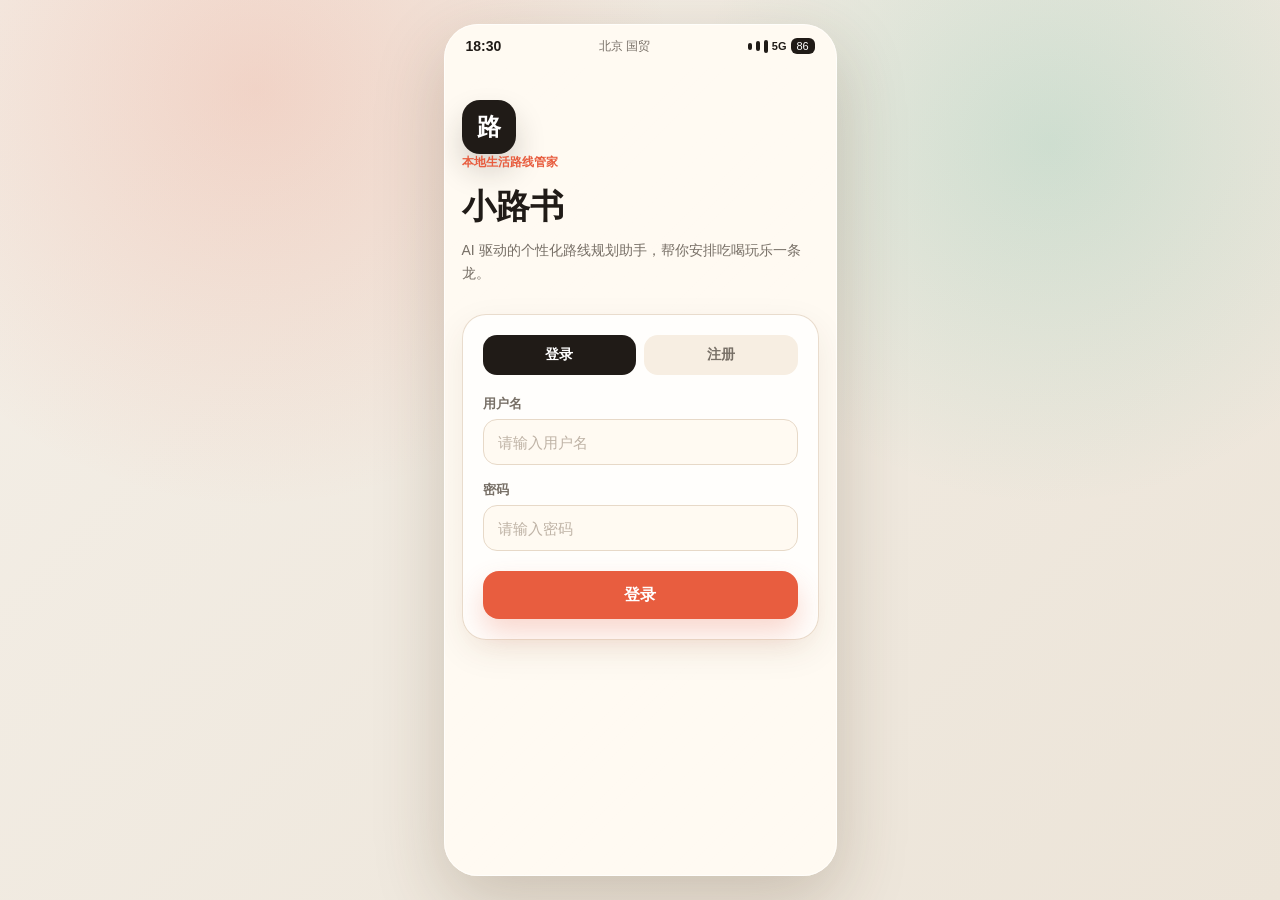
<file: frontend/index.html>
<!doctype html>
<html lang="zh-CN">
  <head>
    <meta charset="UTF-8" />
    <meta name="viewport" content="width=device-width, initial-scale=1.0" />
    <meta name="description" content="小路书 - AI 驱动的个性化路线规划助手" />
    <title>小路书</title>
    <link rel="stylesheet" href="./styles.css" />
  </head>
  <body>
    <main class="phone-shell" aria-label="小路书移动端">
      <!-- 状态栏 -->
      <section class="status-bar" aria-hidden="true">
        <strong>18:30</strong>
        <span id="cityLabel">北京 国贸</span>
        <div class="status-icons">
          <i></i><i></i><i></i>
          <b>5G</b>
          <em>86</em>
        </div>
      </section>

      <!-- ========== 登录/注册页 ========== -->
      <section class="screen is-active" data-screen="auth">
        <div class="screen-scroll">
          <div class="brand-block">
            <div class="brand-mark">路</div>
            <p class="eyebrow">本地生活路线管家</p>
            <h1>小路书</h1>
            <p>AI 驱动的个性化路线规划助手，帮你安排吃喝玩乐一条龙。</p>
          </div>

          <div class="auth-panel">
            <!-- Tab 切换 -->
            <div class="auth-tabs">
              <button class="auth-tab is-active" type="button" data-auth-tab="login">登录</button>
              <button class="auth-tab" type="button" data-auth-tab="register">注册</button>
            </div>

            <!-- 登录表单 -->
            <form class="auth-form" id="loginForm" autocomplete="off">
              <div class="input-group">
                <label for="loginUsername">用户名</label>
                <input type="text" id="loginUsername" name="username" placeholder="请输入用户名" required minlength="3" maxlength="50" autocomplete="username" />
              </div>
              <div class="input-group">
                <label for="loginPassword">密码</label>
                <input type="password" id="loginPassword" name="password" placeholder="请输入密码" required minlength="6" maxlength="128" autocomplete="current-password" />
              </div>
              <button class="primary-btn auth-submit" type="submit">登录</button>
            </form>

            <!-- 注册表单 -->
            <form class="auth-form is-hidden" id="registerForm" autocomplete="off">
              <div class="input-group">
                <label for="regUsername">用户名</label>
                <input type="text" id="regUsername" name="username" placeholder="3-50 个字符" required minlength="3" maxlength="50" autocomplete="username" />
              </div>
              <div class="input-group">
                <label for="regPassword">密码</label>
                <input type="password" id="regPassword" name="password" placeholder="至少 6 个字符" required minlength="6" maxlength="128" autocomplete="new-password" />
              </div>
              <div class="input-group">
                <label for="regPasswordConfirm">确认密码</label>
                <input type="password" id="regPasswordConfirm" name="passwordConfirm" placeholder="再次输入密码" required minlength="6" maxlength="128" autocomplete="new-password" />
              </div>
              <button class="primary-btn auth-submit" type="submit">注册</button>
            </form>
          </div>
        </div>
      </section>

      <!-- ========== Onboarding 画像初始化 ========== -->
      <section class="screen" data-screen="onboarding">
        <div class="screen-scroll onboarding-scroll">
          <div class="brand-block">
            <div class="brand-mark">路</div>
            <p class="eyebrow">北京试点 · 本地生活路线管家</p>
            <h1>先认识一下你的出门偏好</h1>
            <p>首次配置只保留影响推荐的关键项。之后系统会根据选择、跳过和替换行为自动学习。</p>
          </div>

          <div class="profile-panel">
            <div class="field-block">
              <div class="field-head">
                <span>常驻城市</span>
                <small>试点默认</small>
              </div>
              <div class="chip-row single-choice" data-profile="home_cities">
                <button class="chip is-selected" type="button" data-value="北京">北京</button>
                <button class="chip" type="button" data-value="上海">上海</button>
                <button class="chip" type="button" data-value="杭州">杭州</button>
              </div>
            </div>

            <div class="field-block">
              <div class="field-head">
                <span>人均预算</span>
                <small>影响 POI 排序</small>
              </div>
              <div class="chip-row single-choice" data-profile="budget_level">
                <button class="chip" type="button" data-value="low">50 以下</button>
                <button class="chip" type="button" data-value="medium">50-100</button>
                <button class="chip is-selected" type="button" data-value="high">100-200</button>
                <button class="chip" type="button" data-value="premium">200+</button>
              </div>
            </div>

            <div class="field-block">
              <div class="field-head">
                <span>交通偏好</span>
                <small>可多选</small>
              </div>
              <div class="chip-row multi-choice" data-profile="transport_preferences">
                <button class="chip is-selected" type="button" data-value="taxi">打车</button>
                <button class="chip is-selected" type="button" data-value="subway">地铁</button>
                <button class="chip" type="button" data-value="walk">步行</button>
                <button class="chip" type="button" data-value="bike">骑行</button>
              </div>
            </div>

            <div class="field-block">
              <div class="field-head">
                <span>排队容忍</span>
                <small>风险标签会参考它</small>
              </div>
              <div class="chip-row single-choice" data-profile="queue_tolerance_minutes">
                <button class="chip" type="button" data-value="0">不想等</button>
                <button class="chip is-selected" type="button" data-value="15">15 分钟内</button>
                <button class="chip" type="button" data-value="30">30 分钟内</button>
                <button class="chip" type="button" data-value="120">值得就等</button>
              </div>
            </div>

            <div class="field-block">
              <div class="field-head">
                <span>步行容忍</span>
                <small>路线舒适度</small>
              </div>
              <div class="chip-row single-choice" data-profile="walking_tolerance_meters">
                <button class="chip" type="button" data-value="500">500m</button>
                <button class="chip is-selected" type="button" data-value="1000">1km</button>
                <button class="chip" type="button" data-value="2000">2km</button>
                <button class="chip" type="button" data-value="5000">不限</button>
              </div>
            </div>

            <div class="field-block">
              <div class="field-head">
                <span>美食偏好</span>
                <small>可多选</small>
              </div>
              <div class="chip-row multi-choice" data-profile="food_preferences">
                <button class="chip" type="button" data-value="烤肉">烤肉</button>
                <button class="chip" type="button" data-value="火锅">火锅</button>
                <button class="chip" type="button" data-value="日料">日料</button>
                <button class="chip" type="button" data-value="西餐">西餐</button>
                <button class="chip" type="button" data-value="小龙虾">小龙虾</button>
                <button class="chip" type="button" data-value="粤菜">粤菜</button>
              </div>
            </div>

            <div class="field-block">
              <div class="field-head">
                <span>休闲偏好</span>
                <small>可多选</small>
              </div>
              <div class="chip-row multi-choice" data-profile="leisure_preferences">
                <button class="chip" type="button" data-value="KTV">KTV</button>
                <button class="chip" type="button" data-value="电影">电影</button>
                <button class="chip" type="button" data-value="密室逃脱">密室逃脱</button>
                <button class="chip" type="button" data-value="剧本杀">剧本杀</button>
                <button class="chip" type="button" data-value="逛展">逛展</button>
                <button class="chip" type="button" data-value="足疗按摩">足疗按摩</button>
              </div>
            </div>
          </div>
        </div>

        <div class="bottom-actions">
          <button class="secondary-btn" type="button" id="backFromEditBtn" style="display:none;">返回</button>
          <button class="secondary-btn" type="button" id="skipOnboardingBtn">跳过</button>
          <button class="primary-btn" type="button" id="saveProfileBtn">开始使用</button>
        </div>
      </section>

      <!-- ========== 首页 ========== -->
      <section class="screen" data-screen="home">
        <div class="screen-scroll bottom-padded">
          <div class="home-hero">
            <h2>小路书</h2>
            <div class="avatar" id="userAvatar">U</div>
          </div>

          <!-- 规划入口 -->
          <div class="planner-card">
            <div class="planner-title">
              <span>今晚想去哪？</span>
              <small>自然语言描述即可</small>
            </div>
            <textarea id="intentInput" placeholder="例：今晚下班后想吃点东西，再找个地方唱歌放松一下。"></textarea>
            <div class="planner-actions">
              <button class="text-link" type="button" id="nonLocalBtn">这不是本地生活</button>
              <button class="primary-btn compact" type="button" id="startPlanBtn">开始规划</button>
            </div>
          </div>

          <!-- 快捷入口 -->
          <div class="section-block">
            <div class="section-head">
              <h3>快捷规划</h3>
              <span>热门组合</span>
            </div>
            <div class="quick-grid">
              <button type="button" data-quick="吃烤肉">🔥 烤肉</button>
              <button type="button" data-quick="唱歌">🎤 唱歌</button>
              <button type="button" data-quick="看电影">🎬 电影</button>
              <button type="button" data-quick="足疗按摩">💆 足疗</button>
              <button type="button" data-quick="逛展">🎨 逛展</button>
              <button type="button" data-quick="密室逃脱">🔐 密室</button>
            </div>
          </div>

          <!-- 历史路线（占位） -->
          <div class="section-block" id="historySection" style="display:none;">
            <div class="section-head">
              <h3>最近路线</h3>
              <span>可复用</span>
            </div>
            <div class="history-list" id="historyList"></div>
          </div>

          <!-- 画像洞察 -->
          <div class="insight-strip" id="insightStrip" style="display:none;">
            <strong id="insightTitle">🎯 你的偏好</strong>
            <span id="insightDesc"></span>
          </div>
        </div>

        <!-- 底部 Tab -->
        <div class="tabbar">
          <button class="is-active" type="button" data-tab="home">规划</button>
          <button type="button" data-tab="history">历史</button>
          <button type="button" data-tab="me">我的</button>
        </div>
      </section>

      <!-- ========== 我的页面 ========== -->
      <section class="screen" data-screen="me">
        <div class="screen-scroll">
          <div class="profile-summary" id="profileSummaryCard">
            <div class="avatar" id="meAvatar">U</div>
            <div>
              <strong id="meUsername">用户</strong>
              <span id="meJoinDate">加入小路书</span>
            </div>
          </div>

          <div class="section-block">
            <div class="section-head">
              <h3>偏好概览</h3>
            </div>
            <div class="profile-tags" id="profileTagsView"></div>
          </div>

          <div class="settings-list">
            <button type="button" id="editProfileBtn">
              <span>编辑偏好</span>
              <span>›</span>
            </button>
            <button type="button" id="logoutBtn">
              <span>退出登录</span>
              <span>›</span>
            </button>
          </div>
        </div>

        <div class="tabbar">
          <button type="button" data-tab="home">规划</button>
          <button type="button" data-tab="history">历史</button>
          <button class="is-active" type="button" data-tab="me">我的</button>
        </div>
      </section>

      <!-- ========== 规划中（loading） ========== -->
      <section class="screen" data-screen="planning">
        <div class="screen-scroll loading-center">
          <div class="route-orbit">
            <span></span><span></span><span></span>
          </div>
          <h2>正在规划路线…</h2>
          <p style="color:var(--muted);margin-top:8px;">MVP 阶段路线引擎开发中，此功能即将上线</p>
          <button class="secondary-btn" type="button" id="backFromPlanningBtn" style="margin-top:24px;">返回首页</button>
        </div>
      </section>

      <!-- ========== Toast ========== -->
      <div class="toast" id="toast" aria-live="polite"></div>

      <!-- ========== Modal ========== -->
      <div class="modal" id="modal" aria-hidden="true" role="dialog">
        <div class="modal-card">
          <button class="modal-close" type="button" id="modalClose">×</button>
          <span class="eyebrow" id="modalEyebrow">提示</span>
          <h3 id="modalTitle"></h3>
          <p id="modalBody"></p>
          <div class="modal-actions" id="modalActions"></div>
        </div>
      </div>
    </main>

    <script src="./api.js"></script>
    <script src="./app.js"></script>
  </body>
</html>
</file>
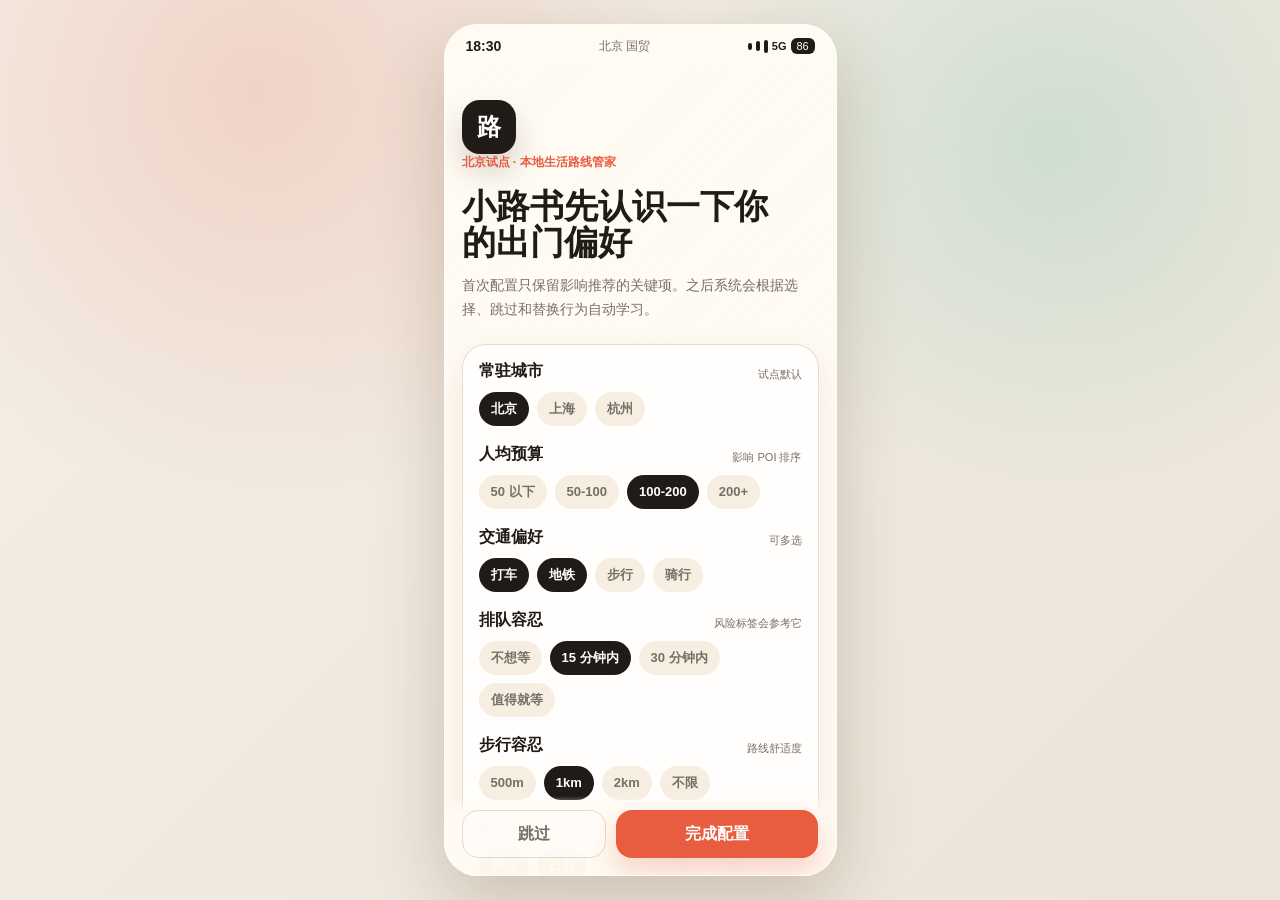
<file: xiaolushu-demo/index.html>
<!doctype html>
<html lang="zh-CN">
  <head>
    <meta charset="UTF-8" />
    <meta name="viewport" content="width=device-width, initial-scale=1.0" />
    <meta
      name="description"
      content="小路书本地生活路线管家页面级 Demo，使用本地 mock 数据演示完整流程。"
    />
    <title>小路书 - 页面级 Demo</title>
    <link rel="stylesheet" href="./styles.css" />
  </head>
  <body>
    <main class="phone-shell" aria-label="小路书移动端 Demo">
      <section class="status-bar" aria-hidden="true">
        <strong>18:30</strong>
        <span>北京 国贸</span>
        <div class="status-icons">
          <i></i><i></i><i></i>
          <b>5G</b>
          <em>86</em>
        </div>
      </section>

      <section class="screen is-active" data-screen="onboarding">
        <div class="screen-scroll onboarding-scroll">
          <div class="brand-block">
            <div class="brand-mark">路</div>
            <p class="eyebrow">北京试点 · 本地生活路线管家</p>
            <h1>小路书先认识一下你的出门偏好</h1>
            <p>
              首次配置只保留影响推荐的关键项。之后系统会根据选择、跳过和替换行为自动学习。
            </p>
          </div>

          <div class="profile-panel">
            <div class="field-block">
              <div class="field-head">
                <span>常驻城市</span>
                <small>试点默认</small>
              </div>
              <div class="chip-row single-choice" data-profile="city">
                <button class="chip is-selected" type="button">北京</button>
                <button class="chip" type="button">上海</button>
                <button class="chip" type="button">杭州</button>
              </div>
            </div>

            <div class="field-block">
              <div class="field-head">
                <span>人均预算</span>
                <small>影响 POI 排序</small>
              </div>
              <div class="chip-row single-choice" data-profile="budget">
                <button class="chip" type="button">50 以下</button>
                <button class="chip" type="button">50-100</button>
                <button class="chip is-selected" type="button">100-200</button>
                <button class="chip" type="button">200+</button>
              </div>
            </div>

            <div class="field-block">
              <div class="field-head">
                <span>交通偏好</span>
                <small>可多选</small>
              </div>
              <div class="chip-row multi-choice" data-profile="transport">
                <button class="chip is-selected" type="button">打车</button>
                <button class="chip is-selected" type="button">地铁</button>
                <button class="chip" type="button">步行</button>
                <button class="chip" type="button">骑行</button>
              </div>
            </div>

            <div class="field-block">
              <div class="field-head">
                <span>排队容忍</span>
                <small>风险标签会参考它</small>
              </div>
              <div class="chip-row single-choice" data-profile="queue">
                <button class="chip" type="button">不想等</button>
                <button class="chip is-selected" type="button">15 分钟内</button>
                <button class="chip" type="button">30 分钟内</button>
                <button class="chip" type="button">值得就等</button>
              </div>
            </div>

            <div class="field-block">
              <div class="field-head">
                <span>步行容忍</span>
                <small>路线舒适度</small>
              </div>
              <div class="chip-row single-choice" data-profile="walk">
                <button class="chip" type="button">500m</button>
                <button class="chip is-selected" type="button">1km</button>
                <button class="chip" type="button">2km</button>
                <button class="chip" type="button">不限</button>
              </div>
            </div>

            <div class="field-block">
              <div class="field-head">
                <span>常选口味</span>
                <small>可多选</small>
              </div>
              <div class="chip-row multi-choice" data-profile="food">
                <button class="chip is-selected" type="button">烤肉</button>
                <button class="chip is-selected" type="button">日料</button>
                <button class="chip" type="button">火锅</button>
                <button class="chip" type="button">川菜</button>
                <button class="chip" type="button">咖啡</button>
              </div>
            </div>

            <div class="field-block">
              <div class="field-head">
                <span>休闲偏好</span>
                <small>可多选</small>
              </div>
              <div class="chip-row multi-choice" data-profile="leisure">
                <button class="chip is-selected" type="button">KTV</button>
                <button class="chip" type="button">电影</button>
                <button class="chip is-selected" type="button">足疗</button>
                <button class="chip" type="button">展览</button>
                <button class="chip" type="button">酒吧</button>
              </div>
            </div>
          </div>
        </div>

        <div class="bottom-actions">
          <button class="ghost-btn" type="button" data-go="home">跳过</button>
          <button class="primary-btn" type="button" data-go="home">完成配置</button>
        </div>
      </section>

      <section class="screen" data-screen="home">
        <div class="screen-scroll">
          <header class="home-hero">
            <div>
              <p class="eyebrow">当前位置</p>
              <h2>北京 · 国贸</h2>
            </div>
            <button class="round-icon" type="button" aria-label="切换定位">⌖</button>
          </header>

          <section class="planner-card">
            <div class="planner-title">
              <span>今天怎么安排？</span>
              <small>路线会先生成，商家风险后台确认</small>
            </div>
            <textarea id="intentInput" rows="4">今晚下班后想找个地方吃点好的，再安排点放松的活动。</textarea>
            <div class="planner-actions">
              <button class="text-link" id="nonLocalBtn" type="button">试试非本地需求</button>
              <button class="primary-btn compact" id="startPlanBtn" type="button">开始规划</button>
            </div>
          </section>

          <section class="section-block">
            <div class="section-head">
              <h3>快捷需求</h3>
              <span>点击后自动带入类目</span>
            </div>
            <div class="quick-grid">
              <button type="button" data-quick="吃饭">吃饭</button>
              <button type="button" data-quick="唱歌">唱歌</button>
              <button type="button" data-quick="电影">电影</button>
              <button type="button" data-quick="足疗">足疗</button>
              <button type="button" data-quick="逛展">逛展</button>
              <button type="button" data-quick="咖啡">咖啡</button>
            </div>
          </section>

          <section class="section-block">
            <div class="section-head">
              <h3>最近路线</h3>
              <button class="text-link" type="button" data-go="history">全部</button>
            </div>
            <div class="mini-route" data-go="route">
              <strong>国贸下班烤肉 + KTV</strong>
              <span>总耗时 4h10m · 人均约 150 · 需确认 1 项</span>
            </div>
            <div class="mini-route" data-go="route">
              <strong>望京韩餐 + 足疗</strong>
              <span>总耗时 3h05m · 少步行 · 上次已保存</span>
            </div>
          </section>
        </div>

        <nav class="tabbar">
          <button class="is-active" type="button" data-go="home">首页</button>
          <button type="button" data-go="history">历史</button>
          <button type="button" data-go="profile">我的</button>
        </nav>
      </section>

      <section class="screen" data-screen="clarify">
        <header class="appbar">
          <button class="back-btn" type="button" data-go="home" aria-label="返回">‹</button>
          <div>
            <p class="eyebrow">需求补齐</p>
            <h2>把模糊想法变成可规划条件</h2>
          </div>
        </header>
        <div class="screen-scroll with-appbar">
          <section class="quote-card">
            <span>用户原始模糊 Query</span>
            <p>今晚下班后想找个地方吃点好的，再安排点放松的活动。</p>
          </section>

          <section class="insight-strip">
            <strong>已识别为本地生活路线</strong>
            <span>系统已将模糊需求补成：餐饮 + 娱乐 · 工作日晚间 · 北京试点。</span>
          </section>

          <div class="fields-grid">
            <button class="condition-card is-complete" type="button">
              <small>出发地</small>
              <strong>北京 · 国贸</strong>
              <span>由当前定位补齐，可改</span>
            </button>
            <button class="condition-card is-complete" type="button">
              <small>开始时间</small>
              <strong>今天 18:30</strong>
              <span>由“下班后”推断，点击可改</span>
            </button>
            <button class="condition-card" id="partyCard" type="button">
              <small>人数</small>
              <strong id="partyValue">2 人</strong>
              <span>点击切换 1 / 2 / 4 人</span>
            </button>
            <button class="condition-card" id="budgetCard" type="button">
              <small>预算</small>
              <strong id="budgetValue">人均 150</strong>
              <span>符合画像：100-200</span>
            </button>
            <button class="condition-card is-complete" type="button">
              <small>交通方式</small>
              <strong>打车</strong>
              <span>晚高峰会计算风险</span>
            </button>
            <button class="condition-card is-complete" type="button">
              <small>餐饮小类</small>
              <strong>烤肉</strong>
              <span>由“吃点好的”推断，可返回修改</span>
            </button>
            <button class="condition-card is-complete" type="button">
              <small>娱乐小类</small>
              <strong>KTV</strong>
              <span>由“放松活动”推断，需要后台电话确认</span>
            </button>
            <button class="condition-card" id="endTimeCard" type="button">
              <small>截止时间</small>
              <strong id="endTimeValue">不限制</strong>
              <span>点击设为 23:00 前结束</span>
            </button>
          </div>
        </div>
        <div class="bottom-actions">
          <button class="secondary-btn" type="button" data-go="home">返回修改</button>
          <button class="primary-btn" type="button" data-go="candidates">开始推荐</button>
        </div>
      </section>

      <section class="screen" data-screen="candidates">
        <header class="appbar">
          <button class="back-btn" type="button" data-go="clarify" aria-label="返回">‹</button>
          <div>
            <p class="eyebrow">POI 候选</p>
            <h2>每类选一个，系统再串成路线</h2>
          </div>
        </header>
        <div class="screen-scroll with-appbar bottom-padded">
          <section class="intent-summary">
            <strong>国贸出发 · 18:30 · 烤肉 + KTV · 打车</strong>
            <span>从模糊 Query 补齐后生成，基于预算与 15 分钟排队容忍度排序</span>
          </section>

          <div id="candidateGroups"></div>
        </div>
        <div class="bottom-actions stacked">
          <div class="selection-summary" id="selectionSummary">请先选择烤肉和 KTV</div>
          <button class="primary-btn" id="generateRouteBtn" type="button" disabled>生成路线</button>
        </div>
      </section>

      <section class="screen" data-screen="loading">
        <div class="loading-center">
          <div class="route-orbit">
            <span></span><span></span><span></span>
          </div>
          <p class="eyebrow">正在生成路线</p>
          <h2>先出可执行方案，电话核验后台继续</h2>
          <div class="progress-list">
            <div class="progress-item is-done">计算顺路程度</div>
            <div class="progress-item is-done">生成时间轴</div>
            <div class="progress-item is-active">检查营业时间</div>
            <div class="progress-item">启动商家风险确认</div>
          </div>
        </div>
      </section>

      <section class="screen" data-screen="route">
        <header class="appbar">
          <button class="back-btn" type="button" data-go="candidates" aria-label="返回">‹</button>
          <div>
            <p class="eyebrow">路线结果</p>
            <h2 id="routeTitle">国贸下班烤肉 + KTV</h2>
          </div>
        </header>
        <div class="screen-scroll with-appbar bottom-padded">
          <section class="route-summary">
            <div>
              <small>总耗时</small>
              <strong>4h10m</strong>
            </div>
            <div>
              <small>总通勤</small>
              <strong id="routeCommute">31m</strong>
            </div>
            <div>
              <small>人均</small>
              <strong id="routeBudget">约 150</strong>
            </div>
            <div>
              <small>风险</small>
              <strong id="riskCount">确认中</strong>
            </div>
          </section>

          <section class="abstract-map" aria-label="抽象路线图">
            <div class="map-path"></div>
            <div class="map-pin start">国贸</div>
            <div class="map-pin food" id="mapFoodPin">烤肉</div>
            <div class="map-pin fun" id="mapFunPin">KTV</div>
            <div class="map-note">晚高峰打车方案 · 预估路况已纳入</div>
          </section>

          <section class="section-block route-timeline-block">
            <div class="section-head">
              <h3>执行时间轴</h3>
              <span id="verificationHint">商家风险确认中</span>
            </div>
            <div class="timeline" id="timeline"></div>
          </section>

          <section class="section-block">
            <div class="section-head">
              <h3>电话核验</h3>
              <span>只确认营业、等位和等位时长</span>
            </div>
            <div class="verification-list" id="verificationList"></div>
          </section>
        </div>
        <div class="bottom-actions triple">
          <button class="secondary-btn" type="button" id="replaceLastBtn">替换最后地点</button>
          <button class="secondary-btn" type="button" id="saveRouteBtn">保存</button>
          <button class="primary-btn" type="button" id="navBtn">开始导航</button>
        </div>
      </section>

      <section class="screen" data-screen="reselect">
        <header class="appbar">
          <button class="back-btn" type="button" data-go="route" aria-label="返回">‹</button>
          <div>
            <p class="eyebrow">局部重选</p>
            <h2>前序固定，只替换最后一个地点</h2>
          </div>
        </header>
        <div class="screen-scroll with-appbar bottom-padded">
          <section class="locked-route">
            <span>已固定路线</span>
            <strong id="lockedRouteText">国贸 → 烤肉店</strong>
          </section>

          <section class="section-block">
            <div class="section-head">
              <h3>为什么想换？</h3>
              <span>用于调整下一批候选</span>
            </div>
            <div class="reason-grid" id="reasonGrid">
              <button class="is-selected" type="button">未接通，风险不确定</button>
              <button type="button">太远</button>
              <button type="button">太贵</button>
              <button type="button">排队风险高</button>
            </div>
          </section>

          <section class="section-block">
            <div class="section-head">
              <h3>新的 KTV 候选</h3>
              <span>基于前序节点重新计算</span>
            </div>
            <div id="reselectList"></div>
          </section>
        </div>
      </section>

      <section class="screen" data-screen="history">
        <header class="appbar">
          <button class="back-btn" type="button" data-go="home" aria-label="返回">‹</button>
          <div>
            <p class="eyebrow">历史路线</p>
            <h2>复用前会重新计算和确认风险</h2>
          </div>
        </header>
        <div class="screen-scroll with-appbar">
          <div class="history-list">
            <article class="history-card">
              <span>昨天 19:10</span>
              <strong>望京韩餐 + 足疗</strong>
              <p>总耗时 3h05m · 少步行 · 已导航</p>
              <button class="secondary-btn" type="button" data-reuse>再来一次</button>
            </article>
            <article class="history-card">
              <span>周六 14:20</span>
              <strong>五道口咖啡 + 桌游</strong>
              <p>人均 120 · 未接通 1 家 · 已保存</p>
              <button class="secondary-btn" type="button" data-reuse>再来一次</button>
            </article>
            <article class="history-card">
              <span>上周五 18:40</span>
              <strong>三里屯西餐 + Livehouse</strong>
              <p>通勤 28m · 预算偏高 · 未保存</p>
              <button class="secondary-btn" type="button" data-reuse>再来一次</button>
            </article>
          </div>
        </div>
        <nav class="tabbar">
          <button type="button" data-go="home">首页</button>
          <button class="is-active" type="button" data-go="history">历史</button>
          <button type="button" data-go="profile">我的</button>
        </nav>
      </section>

      <section class="screen" data-screen="profile">
        <header class="appbar">
          <button class="back-btn" type="button" data-go="home" aria-label="返回">‹</button>
          <div>
            <p class="eyebrow">我的偏好</p>
            <h2>只管理基础配置，不暴露算法标签</h2>
          </div>
        </header>
        <div class="screen-scroll with-appbar">
          <section class="profile-summary">
            <div class="avatar">路</div>
            <div>
              <strong>北京 · 下班后路线用户</strong>
              <span>历史偏好在后台自动学习</span>
            </div>
          </section>

          <div class="settings-list">
            <button type="button">
              <span>默认预算</span>
              <strong id="profileBudget">100-200</strong>
            </button>
            <button type="button">
              <span>交通偏好</span>
              <strong>打车 / 地铁</strong>
            </button>
            <button type="button">
              <span>排队容忍</span>
              <strong>15 分钟内</strong>
            </button>
            <button type="button">
              <span>常去商圈</span>
              <strong>国贸、望京、三里屯</strong>
            </button>
            <button type="button">
              <span>兴趣偏好</span>
              <strong>烤肉、日料、KTV、足疗</strong>
            </button>
          </div>
        </div>
        <nav class="tabbar">
          <button type="button" data-go="home">首页</button>
          <button type="button" data-go="history">历史</button>
          <button class="is-active" type="button" data-go="profile">我的</button>
        </nav>
      </section>

      <div class="modal" id="modal" aria-hidden="true">
        <div class="modal-card">
          <button class="modal-close" id="modalClose" type="button" aria-label="关闭">×</button>
          <p class="eyebrow" id="modalEyebrow">提示</p>
          <h3 id="modalTitle"></h3>
          <p id="modalBody"></p>
          <div class="modal-actions" id="modalActions"></div>
        </div>
      </div>

      <div class="toast" id="toast" role="status"></div>
    </main>

    <script src="./script.js"></script>
  </body>
</html>
</file>
<file: frontend/styles.css>
:root {
  --phone-w: 393px;
  --phone-h: 852px;
  --bg: #f2eee7;
  --paper: #fffaf2;
  --paper-strong: #fff3e2;
  --ink: #201b17;
  --muted: #776f66;
  --line: #e7d9c8;
  --primary: #e85d3f;
  --primary-dark: #c9452b;
  --success: #0f9f7a;
  --success-soft: #ddf5ed;
  --warn: #be7c11;
  --warn-soft: #fff1d4;
  --danger: #c93d35;
  --shadow: 0 24px 70px rgba(72, 48, 24, 0.22);
}

* {
  box-sizing: border-box;
}

html,
body {
  width: 100%;
  min-height: 100%;
}

body {
  margin: 0;
  display: grid;
  place-items: center;
  min-height: 100vh;
  background:
    radial-gradient(circle at 20% 10%, rgba(232, 93, 63, 0.18), transparent 32%),
    radial-gradient(circle at 82% 16%, rgba(15, 159, 122, 0.15), transparent 28%),
    linear-gradient(135deg, #f4efe7 0%, #ece4d8 100%);
  color: var(--ink);
  font-family: "Avenir Next", "PingFang SC", "Hiragino Sans GB", "Microsoft YaHei", sans-serif;
}

button,
textarea,
input {
  font: inherit;
}

button {
  border: 0;
  cursor: pointer;
}

/* ===== Phone Shell ===== */
.phone-shell {
  position: relative;
  width: min(var(--phone-w), 100vw);
  height: min(var(--phone-h), 100vh);
  overflow: hidden;
  border-radius: 34px;
  background: var(--paper);
  box-shadow: var(--shadow);
}

.phone-shell::before {
  content: "";
  position: absolute;
  inset: 0;
  pointer-events: none;
  border: 1px solid rgba(255, 255, 255, 0.68);
  border-radius: inherit;
  z-index: 40;
}

/* ===== Status Bar ===== */
.status-bar {
  position: absolute;
  inset: 0 0 auto;
  z-index: 30;
  height: 44px;
  display: flex;
  align-items: center;
  justify-content: space-between;
  padding: 0 22px;
  background: rgba(255, 250, 242, 0.92);
  backdrop-filter: blur(16px);
}

.status-bar strong {
  font-size: 14px;
}

.status-bar span {
  font-size: 12px;
  color: var(--muted);
}

.status-icons {
  display: flex;
  align-items: center;
  gap: 4px;
  font-size: 11px;
}

.status-icons i {
  display: block;
  width: 4px;
  border-radius: 99px;
  background: var(--ink);
}

.status-icons i:nth-child(1) { height: 7px; }
.status-icons i:nth-child(2) { height: 10px; }
.status-icons i:nth-child(3) { height: 13px; }

.status-icons em {
  min-width: 24px;
  padding: 2px 4px;
  border-radius: 6px;
  background: var(--ink);
  color: #fff;
  font-style: normal;
  text-align: center;
}

/* ===== Screen ===== */
.screen {
  position: absolute;
  inset: 44px 0 0;
  display: none;
  background:
    linear-gradient(180deg, rgba(255, 250, 242, 0.98), rgba(255, 250, 242, 0.96)),
    repeating-linear-gradient(135deg, rgba(232, 93, 63, 0.04) 0 1px, transparent 1px 11px);
}

.screen.is-active {
  display: block;
  animation: screenIn 260ms ease both;
}

@keyframes screenIn {
  from { opacity: 0; transform: translateY(10px); }
  to { opacity: 1; transform: translateY(0); }
}

.screen-scroll {
  height: 100%;
  overflow-y: auto;
  overflow-x: hidden;
  padding: 22px 18px 96px;
  scrollbar-width: none;
}

.screen-scroll::-webkit-scrollbar { display: none; }
.screen-scroll.bottom-padded { padding-bottom: 132px; }
.onboarding-scroll { padding-bottom: 112px; }

/* ===== Brand Block ===== */
.brand-block {
  padding-top: 10px;
}

.brand-mark,
.avatar {
  display: grid;
  place-items: center;
  width: 54px;
  height: 54px;
  border-radius: 18px;
  background: var(--ink);
  color: #fff;
  font-size: 24px;
  font-weight: 800;
  box-shadow: 0 16px 30px rgba(32, 27, 23, 0.18);
}

.brand-block h1 {
  margin: 18px 0 0;
  max-width: 310px;
  font-size: 34px;
  line-height: 1.05;
}

.brand-block p:last-child {
  margin: 14px 0 0;
  color: var(--muted);
  font-size: 14px;
  line-height: 1.7;
}

.eyebrow {
  margin: 0 0 6px;
  color: var(--primary);
  font-size: 12px;
  font-weight: 800;
  letter-spacing: 0;
}

/* ===== Auth Panel ===== */
.auth-panel {
  margin-top: 28px;
  padding: 20px;
  border: 1px solid rgba(231, 217, 200, 0.9);
  border-radius: 24px;
  background: rgba(255, 255, 255, 0.72);
  box-shadow: 0 12px 34px rgba(82, 55, 26, 0.08);
}

.auth-tabs {
  display: grid;
  grid-template-columns: 1fr 1fr;
  gap: 8px;
  margin-bottom: 20px;
}

.auth-tab {
  min-height: 40px;
  border-radius: 14px;
  background: #f7eee2;
  color: var(--muted);
  font-weight: 800;
  font-size: 14px;
  transition: all 160ms ease;
}

.auth-tab.is-active {
  background: var(--ink);
  color: #fff;
}

.auth-form.is-hidden {
  display: none;
}

.input-group {
  margin-bottom: 16px;
}

.input-group label {
  display: block;
  margin-bottom: 6px;
  font-size: 13px;
  font-weight: 700;
  color: var(--muted);
}

.input-group input {
  width: 100%;
  height: 46px;
  padding: 0 14px;
  border: 1px solid var(--line);
  border-radius: 14px;
  background: var(--paper);
  color: var(--ink);
  font-size: 15px;
  outline: none;
  transition: border-color 160ms ease, box-shadow 160ms ease;
}

.input-group input:focus {
  border-color: rgba(232, 93, 63, 0.55);
  box-shadow: 0 0 0 4px rgba(232, 93, 63, 0.1);
}

.input-group input::placeholder {
  color: #bfb3a6;
}

.auth-submit {
  width: 100%;
  margin-top: 4px;
}

/* ===== Profile Panel ===== */
.profile-panel {
  margin-top: 22px;
  padding: 16px;
  border: 1px solid rgba(231, 217, 200, 0.9);
  border-radius: 24px;
  background: rgba(255, 255, 255, 0.72);
  box-shadow: 0 12px 34px rgba(82, 55, 26, 0.08);
}

.field-block + .field-block {
  margin-top: 18px;
}

.field-head {
  display: flex;
  align-items: flex-end;
  justify-content: space-between;
  gap: 12px;
}

.field-head span {
  margin: 0;
  font-size: 16px;
  font-weight: 800;
}

.field-head small {
  color: var(--muted);
  font-size: 11px;
  text-align: right;
}

.chip-row {
  display: flex;
  flex-wrap: wrap;
  gap: 8px;
  margin-top: 10px;
}

.chip {
  min-height: 34px;
  padding: 8px 12px;
  border-radius: 999px;
  background: #f7eee2;
  color: var(--muted);
  font-size: 13px;
  font-weight: 700;
  transition: all 140ms ease;
}

.chip.is-selected {
  background: var(--ink);
  color: #fff;
}

/* ===== Bottom Actions ===== */
.bottom-actions {
  position: absolute;
  inset: auto 0 0;
  z-index: 25;
  display: flex;
  gap: 10px;
  padding: 14px 18px 18px;
  background: linear-gradient(180deg, rgba(255, 250, 242, 0), rgba(255, 250, 242, 0.98) 22%);
}

.bottom-actions button {
  flex: 1;
}

.bottom-actions .primary-btn {
  flex: 1.4;
}

/* ===== Buttons ===== */
.primary-btn,
.secondary-btn,
.ghost-btn {
  min-height: 48px;
  border-radius: 16px;
  font-weight: 800;
}

.primary-btn {
  background: var(--primary);
  color: #fff;
  box-shadow: 0 14px 28px rgba(232, 93, 63, 0.24);
}

.primary-btn:disabled {
  cursor: not-allowed;
  background: #dfcfc1;
  box-shadow: none;
}

.primary-btn.compact {
  min-height: 40px;
  padding: 0 14px;
  border-radius: 14px;
}

.secondary-btn,
.ghost-btn {
  background: #fff;
  color: var(--ink);
  border: 1px solid var(--line);
}

.text-link {
  padding: 0;
  background: transparent;
  color: var(--primary-dark);
  font-weight: 800;
}

/* ===== Home ===== */
.home-hero {
  display: flex;
  align-items: center;
  justify-content: space-between;
  padding-top: 12px;
}

.home-hero h2 {
  margin: 0;
  font-size: 30px;
}

.planner-card,
.section-block,
.profile-summary,
.history-card,
.insight-strip {
  border: 1px solid rgba(231, 217, 200, 0.9);
  border-radius: 24px;
  background: rgba(255, 255, 255, 0.72);
  box-shadow: 0 12px 34px rgba(82, 55, 26, 0.08);
}

.planner-card {
  margin-top: 18px;
  padding: 16px;
}

.planner-title {
  display: flex;
  align-items: flex-end;
  justify-content: space-between;
  gap: 12px;
}

.planner-title span {
  font-size: 16px;
  font-weight: 800;
}

.planner-title small {
  color: var(--muted);
  font-size: 11px;
}

.planner-card textarea {
  width: 100%;
  min-height: 100px;
  resize: none;
  margin-top: 14px;
  padding: 14px;
  border: 1px solid var(--line);
  border-radius: 20px;
  background: var(--paper);
  color: var(--ink);
  font-size: 16px;
  line-height: 1.6;
  outline: none;
}

.planner-card textarea:focus {
  border-color: rgba(232, 93, 63, 0.55);
  box-shadow: 0 0 0 4px rgba(232, 93, 63, 0.1);
}

.planner-actions {
  display: flex;
  align-items: center;
  justify-content: space-between;
  gap: 12px;
  margin-top: 12px;
}

.section-block {
  margin-top: 16px;
  padding: 16px;
}

.section-head {
  display: flex;
  align-items: flex-end;
  justify-content: space-between;
  gap: 12px;
}

.section-head h3 {
  margin: 0;
  font-size: 16px;
  font-weight: 800;
}

.section-head span {
  color: var(--muted);
  font-size: 11px;
}

.quick-grid {
  display: grid;
  grid-template-columns: repeat(3, 1fr);
  gap: 10px;
  margin-top: 14px;
}

.quick-grid button {
  min-height: 58px;
  border-radius: 18px;
  background: var(--paper-strong);
  color: var(--ink);
  font-weight: 800;
  font-size: 14px;
}

.insight-strip {
  margin-top: 12px;
  padding: 14px;
  background: var(--success-soft);
  border-color: rgba(15, 159, 122, 0.24);
}

.insight-strip strong,
.insight-strip span {
  display: block;
}

.insight-strip span {
  margin-top: 4px;
  color: #397563;
  font-size: 12px;
}

/* ===== Tabbar ===== */
.tabbar {
  position: absolute;
  inset: auto 14px 14px;
  z-index: 25;
  display: grid;
  grid-template-columns: repeat(3, 1fr);
  gap: 8px;
  padding: 8px;
  border-radius: 22px;
  background: rgba(255, 255, 255, 0.9);
  border: 1px solid var(--line);
  box-shadow: 0 16px 34px rgba(61, 44, 28, 0.12);
}

.tabbar button {
  min-height: 42px;
  border-radius: 16px;
  background: transparent;
  color: var(--muted);
  font-weight: 800;
}

.tabbar button.is-active {
  background: var(--ink);
  color: #fff;
}

/* ===== Profile Summary (Me page) ===== */
.profile-summary {
  display: flex;
  align-items: center;
  gap: 14px;
  padding: 16px;
}

.profile-summary strong,
.profile-summary span {
  display: block;
}

.profile-summary span {
  margin-top: 5px;
  color: var(--muted);
  font-size: 12px;
}

.profile-tags {
  display: flex;
  flex-wrap: wrap;
  gap: 8px;
  margin-top: 12px;
}

.profile-tags .tag {
  padding: 6px 10px;
  border-radius: 999px;
  background: #f3eadf;
  color: #6f5946;
  font-size: 12px;
  font-weight: 700;
}

.settings-list {
  display: grid;
  gap: 10px;
  margin-top: 14px;
  padding: 0 18px;
}

.settings-list button {
  display: flex;
  align-items: center;
  justify-content: space-between;
  min-height: 58px;
  padding: 0 14px;
  border: 1px solid var(--line);
  border-radius: 18px;
  background: rgba(255, 255, 255, 0.76);
  color: var(--ink);
  text-align: left;
  font-weight: 700;
}

.settings-list button span:last-child {
  color: var(--muted);
  font-weight: 700;
}

/* ===== History ===== */
.history-list {
  display: grid;
  gap: 12px;
  margin-top: 12px;
}

.history-card {
  padding: 16px;
}

.history-card strong {
  display: block;
  margin-top: 6px;
  font-size: 16px;
}

.history-card p {
  margin: 8px 0 12px;
  color: var(--muted);
  font-size: 13px;
}

/* ===== Loading ===== */
.loading-center {
  height: 100%;
  display: grid;
  align-content: center;
  justify-items: center;
  padding: 24px;
  text-align: center;
}

.route-orbit {
  position: relative;
  width: 140px;
  height: 140px;
  margin-bottom: 26px;
  border-radius: 50%;
  border: 1px dashed rgba(232, 93, 63, 0.4);
  animation: rotate 4s linear infinite;
}

.route-orbit span {
  position: absolute;
  width: 18px;
  height: 18px;
  border-radius: 50%;
  background: var(--primary);
}

.route-orbit span:nth-child(1) { top: 7px; left: 61px; }
.route-orbit span:nth-child(2) { right: 14px; bottom: 28px; background: var(--success); }
.route-orbit span:nth-child(3) { left: 17px; bottom: 30px; background: var(--warn); }

@keyframes rotate {
  to { transform: rotate(360deg); }
}

.loading-center h2 {
  margin: 0;
  font-size: 24px;
  line-height: 1.2;
}

/* ===== Modal ===== */
.modal {
  position: absolute;
  inset: 0;
  z-index: 60;
  display: none;
  align-items: end;
  padding: 18px;
  background: rgba(32, 27, 23, 0.34);
}

.modal.is-open {
  display: flex;
}

.modal-card {
  position: relative;
  width: 100%;
  padding: 20px;
  border-radius: 26px;
  background: var(--paper);
  box-shadow: 0 20px 70px rgba(32, 27, 23, 0.25);
}

.modal-card h3 {
  margin: 0;
  font-size: 22px;
}

.modal-card p {
  color: var(--muted);
  line-height: 1.6;
}

.modal-close {
  position: absolute;
  right: 16px;
  top: 16px;
  width: 32px;
  height: 32px;
  border-radius: 50%;
  background: #fff;
  color: var(--ink);
  font-size: 20px;
}

.modal-actions {
  display: grid;
  grid-template-columns: 1fr 1fr;
  gap: 10px;
}

/* ===== Toast ===== */
.toast {
  position: absolute;
  left: 26px;
  right: 26px;
  bottom: 92px;
  z-index: 70;
  display: none;
  padding: 12px 14px;
  border-radius: 16px;
  background: var(--ink);
  color: #fff;
  font-size: 13px;
  font-weight: 800;
  text-align: center;
  box-shadow: 0 14px 34px rgba(32, 27, 23, 0.28);
}

.toast.is-visible {
  display: block;
  animation: screenIn 180ms ease both;
}

/* ===== Responsive ===== */
@media (max-width: 420px) {
  body { place-items: stretch; }
  .phone-shell {
    width: 100vw;
    height: 100vh;
    border-radius: 0;
  }
}
</file>
<file: xiaolushu-demo/styles.css>
:root {
  --phone-w: 393px;
  --phone-h: 852px;
  --bg: #f2eee7;
  --paper: #fffaf2;
  --paper-strong: #fff3e2;
  --ink: #201b17;
  --muted: #776f66;
  --line: #e7d9c8;
  --primary: #e85d3f;
  --primary-dark: #c9452b;
  --success: #0f9f7a;
  --success-soft: #ddf5ed;
  --warn: #be7c11;
  --warn-soft: #fff1d4;
  --danger: #c93d35;
  --shadow: 0 24px 70px rgba(72, 48, 24, 0.22);
}

* {
  box-sizing: border-box;
}

html,
body {
  width: 100%;
  min-height: 100%;
}

body {
  margin: 0;
  display: grid;
  place-items: center;
  min-height: 100vh;
  background:
    radial-gradient(circle at 20% 10%, rgba(232, 93, 63, 0.18), transparent 32%),
    radial-gradient(circle at 82% 16%, rgba(15, 159, 122, 0.15), transparent 28%),
    linear-gradient(135deg, #f4efe7 0%, #ece4d8 100%);
  color: var(--ink);
  font-family: "Avenir Next", "PingFang SC", "Hiragino Sans GB", "Microsoft YaHei", sans-serif;
}

button,
textarea {
  font: inherit;
}

button {
  border: 0;
  cursor: pointer;
}

.phone-shell {
  position: relative;
  width: min(var(--phone-w), 100vw);
  height: min(var(--phone-h), 100vh);
  overflow: hidden;
  border-radius: 34px;
  background: var(--paper);
  box-shadow: var(--shadow);
}

.phone-shell::before {
  content: "";
  position: absolute;
  inset: 0;
  pointer-events: none;
  border: 1px solid rgba(255, 255, 255, 0.68);
  border-radius: inherit;
  z-index: 40;
}

.status-bar {
  position: absolute;
  inset: 0 0 auto;
  z-index: 30;
  height: 44px;
  display: flex;
  align-items: center;
  justify-content: space-between;
  padding: 0 22px;
  background: rgba(255, 250, 242, 0.92);
  backdrop-filter: blur(16px);
}

.status-bar strong {
  font-size: 14px;
}

.status-bar span {
  font-size: 12px;
  color: var(--muted);
}

.status-icons {
  display: flex;
  align-items: center;
  gap: 4px;
  font-size: 11px;
}

.status-icons i {
  display: block;
  width: 4px;
  border-radius: 99px;
  background: var(--ink);
}

.status-icons i:nth-child(1) {
  height: 7px;
}

.status-icons i:nth-child(2) {
  height: 10px;
}

.status-icons i:nth-child(3) {
  height: 13px;
}

.status-icons em {
  min-width: 24px;
  padding: 2px 4px;
  border-radius: 6px;
  background: var(--ink);
  color: #fff;
  font-style: normal;
  text-align: center;
}

.screen {
  position: absolute;
  inset: 44px 0 0;
  display: none;
  background:
    linear-gradient(180deg, rgba(255, 250, 242, 0.98), rgba(255, 250, 242, 0.96)),
    repeating-linear-gradient(135deg, rgba(232, 93, 63, 0.04) 0 1px, transparent 1px 11px);
}

.screen.is-active {
  display: block;
  animation: screenIn 260ms ease both;
}

@keyframes screenIn {
  from {
    opacity: 0;
    transform: translateY(10px);
  }
  to {
    opacity: 1;
    transform: translateY(0);
  }
}

.screen-scroll {
  height: 100%;
  overflow-y: auto;
  overflow-x: hidden;
  padding: 22px 18px 96px;
  scrollbar-width: none;
}

.screen-scroll::-webkit-scrollbar {
  display: none;
}

.screen-scroll.with-appbar {
  padding-top: 116px;
}

.screen-scroll.bottom-padded {
  padding-bottom: 132px;
}

.onboarding-scroll {
  padding-bottom: 112px;
}

.appbar {
  position: absolute;
  inset: 0 0 auto;
  z-index: 20;
  min-height: 96px;
  display: flex;
  align-items: center;
  gap: 12px;
  padding: 18px 18px 14px;
  background: rgba(255, 250, 242, 0.9);
  backdrop-filter: blur(18px);
  border-bottom: 1px solid rgba(231, 217, 200, 0.7);
}

.appbar h2,
.home-hero h2,
.brand-block h1 {
  margin: 0;
  letter-spacing: 0;
}

.appbar h2 {
  font-size: 20px;
  line-height: 1.2;
}

.back-btn,
.round-icon {
  flex: 0 0 auto;
  width: 40px;
  height: 40px;
  border-radius: 50%;
  background: #fff;
  color: var(--ink);
  box-shadow: 0 8px 20px rgba(51, 35, 21, 0.08);
}

.back-btn {
  font-size: 32px;
  line-height: 36px;
}

.brand-block {
  padding-top: 10px;
}

.brand-mark,
.avatar {
  display: grid;
  place-items: center;
  width: 54px;
  height: 54px;
  border-radius: 18px;
  background: var(--ink);
  color: #fff;
  font-size: 24px;
  font-weight: 800;
  box-shadow: 0 16px 30px rgba(32, 27, 23, 0.18);
}

.brand-block h1 {
  margin-top: 18px;
  max-width: 310px;
  font-size: 34px;
  line-height: 1.05;
}

.brand-block p:last-child {
  margin: 14px 0 0;
  color: var(--muted);
  font-size: 14px;
  line-height: 1.7;
}

.eyebrow {
  margin: 0 0 6px;
  color: var(--primary);
  font-size: 12px;
  font-weight: 800;
  letter-spacing: 0;
}

.profile-panel,
.planner-card,
.quote-card,
.section-block,
.intent-summary,
.locked-route,
.profile-summary,
.history-card,
.route-summary,
.abstract-map,
.insight-strip {
  border: 1px solid rgba(231, 217, 200, 0.9);
  border-radius: 24px;
  background: rgba(255, 255, 255, 0.72);
  box-shadow: 0 12px 34px rgba(82, 55, 26, 0.08);
}

.profile-panel {
  margin-top: 22px;
  padding: 16px;
}

.field-block + .field-block {
  margin-top: 18px;
}

.field-head,
.section-head,
.planner-title {
  display: flex;
  align-items: flex-end;
  justify-content: space-between;
  gap: 12px;
}

.field-head span,
.planner-title span,
.section-head h3 {
  margin: 0;
  font-size: 16px;
  font-weight: 800;
}

.field-head small,
.section-head span,
.planner-title small {
  color: var(--muted);
  font-size: 11px;
  text-align: right;
}

.chip-row {
  display: flex;
  flex-wrap: wrap;
  gap: 8px;
  margin-top: 10px;
}

.chip {
  min-height: 34px;
  padding: 8px 12px;
  border-radius: 999px;
  background: #f7eee2;
  color: var(--muted);
  font-size: 13px;
  font-weight: 700;
}

.chip.is-selected {
  background: var(--ink);
  color: #fff;
}

.bottom-actions {
  position: absolute;
  inset: auto 0 0;
  z-index: 25;
  display: grid;
  grid-template-columns: 1fr 1.4fr;
  gap: 10px;
  padding: 14px 18px 18px;
  background: linear-gradient(180deg, rgba(255, 250, 242, 0), rgba(255, 250, 242, 0.98) 22%);
}

.bottom-actions.stacked {
  grid-template-columns: 1fr;
}

.bottom-actions.triple {
  grid-template-columns: 1fr 0.7fr 1fr;
}

.primary-btn,
.secondary-btn,
.ghost-btn {
  min-height: 48px;
  border-radius: 16px;
  font-weight: 800;
}

.primary-btn {
  background: var(--primary);
  color: #fff;
  box-shadow: 0 14px 28px rgba(232, 93, 63, 0.24);
}

.primary-btn:disabled {
  cursor: not-allowed;
  background: #dfcfc1;
  box-shadow: none;
}

.primary-btn.compact {
  min-height: 40px;
  padding: 0 14px;
  border-radius: 14px;
}

.secondary-btn,
.ghost-btn {
  background: #fff;
  color: var(--ink);
  border: 1px solid var(--line);
}

.ghost-btn {
  background: rgba(255, 255, 255, 0.52);
  color: var(--muted);
}

.text-link {
  padding: 0;
  background: transparent;
  color: var(--primary-dark);
  font-weight: 800;
}

.home-hero {
  display: flex;
  align-items: center;
  justify-content: space-between;
  padding-top: 12px;
}

.home-hero h2 {
  font-size: 30px;
}

.planner-card {
  margin-top: 18px;
  padding: 16px;
}

.planner-card textarea {
  width: 100%;
  min-height: 116px;
  resize: none;
  margin-top: 14px;
  padding: 14px;
  border: 1px solid var(--line);
  border-radius: 20px;
  background: var(--paper);
  color: var(--ink);
  font-size: 16px;
  line-height: 1.6;
  outline: none;
}

.planner-card textarea:focus {
  border-color: rgba(232, 93, 63, 0.55);
  box-shadow: 0 0 0 4px rgba(232, 93, 63, 0.1);
}

.planner-actions {
  display: flex;
  align-items: center;
  justify-content: space-between;
  gap: 12px;
  margin-top: 12px;
}

.section-block {
  margin-top: 16px;
  padding: 16px;
}

.quick-grid,
.fields-grid,
.reason-grid {
  display: grid;
  gap: 10px;
  margin-top: 14px;
}

.quick-grid {
  grid-template-columns: repeat(3, 1fr);
}

.quick-grid button {
  min-height: 58px;
  border-radius: 18px;
  background: var(--paper-strong);
  color: var(--ink);
  font-weight: 800;
}

.mini-route {
  margin-top: 10px;
  padding: 13px;
  border-radius: 18px;
  background: #fff7ed;
}

.mini-route strong,
.mini-route span {
  display: block;
}

.mini-route span {
  margin-top: 5px;
  color: var(--muted);
  font-size: 12px;
}

.tabbar {
  position: absolute;
  inset: auto 14px 14px;
  z-index: 25;
  display: grid;
  grid-template-columns: repeat(3, 1fr);
  gap: 8px;
  padding: 8px;
  border-radius: 22px;
  background: rgba(255, 255, 255, 0.9);
  border: 1px solid var(--line);
  box-shadow: 0 16px 34px rgba(61, 44, 28, 0.12);
}

.tabbar button {
  min-height: 42px;
  border-radius: 16px;
  background: transparent;
  color: var(--muted);
  font-weight: 800;
}

.tabbar button.is-active {
  background: var(--ink);
  color: #fff;
}

.quote-card {
  padding: 16px;
}

.quote-card span,
.locked-route span,
.history-card span {
  color: var(--muted);
  font-size: 12px;
  font-weight: 800;
}

.quote-card p {
  margin: 8px 0 0;
  font-size: 16px;
  line-height: 1.6;
}

.insight-strip {
  margin-top: 12px;
  padding: 14px;
  background: var(--success-soft);
  border-color: rgba(15, 159, 122, 0.24);
}

.insight-strip strong,
.insight-strip span {
  display: block;
}

.insight-strip span {
  margin-top: 4px;
  color: #397563;
  font-size: 12px;
}

.fields-grid {
  grid-template-columns: repeat(2, 1fr);
  margin-top: 16px;
}

.condition-card {
  min-height: 124px;
  padding: 14px;
  border: 1px solid var(--line);
  border-radius: 20px;
  background: rgba(255, 255, 255, 0.78);
  color: var(--ink);
  text-align: left;
}

.condition-card small,
.condition-card strong,
.condition-card span {
  display: block;
}

.condition-card small {
  color: var(--primary);
  font-weight: 800;
}

.condition-card strong {
  margin-top: 8px;
  font-size: 18px;
}

.condition-card span {
  margin-top: 7px;
  color: var(--muted);
  font-size: 12px;
  line-height: 1.35;
}

.condition-card.is-complete {
  border-color: rgba(15, 159, 122, 0.28);
  background: linear-gradient(180deg, #fff, #eefaf6);
}

.intent-summary {
  padding: 14px;
}

.intent-summary strong,
.intent-summary span {
  display: block;
}

.intent-summary span {
  margin-top: 6px;
  color: var(--muted);
  font-size: 12px;
}

.candidate-group + .candidate-group {
  margin-top: 18px;
}

.candidate-group-head {
  display: flex;
  align-items: center;
  justify-content: space-between;
  margin: 18px 2px 10px;
}

.candidate-group-head h3 {
  margin: 0;
  font-size: 18px;
}

.candidate-card {
  position: relative;
  display: grid;
  grid-template-columns: 62px 1fr;
  gap: 12px;
  width: 100%;
  margin-top: 10px;
  padding: 12px;
  border: 1px solid var(--line);
  border-radius: 22px;
  background: rgba(255, 255, 255, 0.86);
  color: var(--ink);
  text-align: left;
  transition: transform 160ms ease, border-color 160ms ease, box-shadow 160ms ease;
}

.candidate-card.is-selected {
  transform: translateY(-2px);
  border-color: rgba(232, 93, 63, 0.68);
  box-shadow: 0 16px 30px rgba(232, 93, 63, 0.13);
}

.candidate-art {
  display: grid;
  place-items: center;
  width: 62px;
  height: 72px;
  border-radius: 18px;
  background: linear-gradient(135deg, #fff0df, #ffd0bf);
  color: var(--primary-dark);
  font-size: 24px;
  font-weight: 900;
}

.candidate-content h4 {
  margin: 0;
  font-size: 16px;
}

.candidate-meta,
.candidate-reason {
  margin: 5px 0 0;
  color: var(--muted);
  font-size: 12px;
  line-height: 1.45;
}

.tag-row {
  display: flex;
  flex-wrap: wrap;
  gap: 6px;
  margin-top: 9px;
}

.tag {
  padding: 4px 8px;
  border-radius: 999px;
  background: #f3eadf;
  color: #6f5946;
  font-size: 11px;
  font-weight: 800;
}

.tag.warn {
  background: var(--warn-soft);
  color: var(--warn);
}

.tag.success {
  background: var(--success-soft);
  color: var(--success);
}

.selection-summary {
  padding: 10px 12px;
  border-radius: 14px;
  background: rgba(255, 255, 255, 0.8);
  color: var(--muted);
  font-size: 13px;
  text-align: center;
}

.loading-center {
  height: 100%;
  display: grid;
  align-content: center;
  justify-items: center;
  padding: 24px;
  text-align: center;
}

.route-orbit {
  position: relative;
  width: 140px;
  height: 140px;
  margin-bottom: 26px;
  border-radius: 50%;
  border: 1px dashed rgba(232, 93, 63, 0.4);
  animation: rotate 4s linear infinite;
}

.route-orbit span {
  position: absolute;
  width: 18px;
  height: 18px;
  border-radius: 50%;
  background: var(--primary);
}

.route-orbit span:nth-child(1) {
  top: 7px;
  left: 61px;
}

.route-orbit span:nth-child(2) {
  right: 14px;
  bottom: 28px;
  background: var(--success);
}

.route-orbit span:nth-child(3) {
  left: 17px;
  bottom: 30px;
  background: var(--warn);
}

@keyframes rotate {
  to {
    transform: rotate(360deg);
  }
}

.loading-center h2 {
  margin: 0;
  font-size: 24px;
  line-height: 1.2;
}

.progress-list {
  width: 100%;
  margin-top: 24px;
}

.progress-item {
  margin-top: 10px;
  padding: 13px 14px;
  border-radius: 16px;
  background: rgba(255, 255, 255, 0.72);
  color: var(--muted);
  font-weight: 800;
  text-align: left;
}

.progress-item.is-done {
  color: var(--success);
}

.progress-item.is-active {
  color: var(--primary-dark);
  box-shadow: inset 4px 0 0 var(--primary);
}

.route-summary {
  display: grid;
  grid-template-columns: repeat(4, 1fr);
  gap: 8px;
  padding: 12px;
}

.route-summary div {
  padding: 10px 6px;
  border-radius: 16px;
  background: #fff7ed;
  text-align: center;
}

.route-summary small,
.route-summary strong {
  display: block;
}

.route-summary small {
  color: var(--muted);
  font-size: 11px;
}

.route-summary strong {
  margin-top: 5px;
  font-size: 15px;
}

.abstract-map {
  position: relative;
  min-height: 184px;
  margin-top: 14px;
  overflow: hidden;
  background:
    linear-gradient(135deg, rgba(232, 93, 63, 0.09), rgba(15, 159, 122, 0.12)),
    #fff;
}

.map-path {
  position: absolute;
  inset: 48px 54px 58px 52px;
  border-top: 4px solid rgba(232, 93, 63, 0.38);
  border-right: 4px solid rgba(232, 93, 63, 0.38);
  border-radius: 0 60px 0 0;
}

.map-pin {
  position: absolute;
  display: grid;
  place-items: center;
  min-width: 56px;
  min-height: 34px;
  padding: 6px 10px;
  border-radius: 999px;
  background: var(--ink);
  color: #fff;
  font-size: 12px;
  font-weight: 900;
}

.map-pin.start {
  left: 22px;
  bottom: 34px;
}

.map-pin.food {
  left: 136px;
  top: 34px;
  background: var(--primary);
}

.map-pin.fun {
  right: 20px;
  bottom: 42px;
  background: var(--success);
}

.map-note {
  position: absolute;
  left: 16px;
  right: 16px;
  bottom: 12px;
  color: var(--muted);
  font-size: 12px;
}

.timeline {
  position: relative;
  margin-top: 12px;
}

.timeline-item {
  position: relative;
  display: grid;
  grid-template-columns: 60px 1fr;
  gap: 12px;
  padding: 12px 0;
}

.timeline-item + .timeline-item {
  border-top: 1px dashed var(--line);
}

.time-badge {
  color: var(--primary-dark);
  font-weight: 900;
  font-size: 14px;
}

.timeline-card {
  padding: 12px;
  border-radius: 18px;
  background: #fff8ef;
}

.timeline-card h4 {
  margin: 0;
  font-size: 16px;
}

.timeline-card p {
  margin: 6px 0 0;
  color: var(--muted);
  font-size: 12px;
  line-height: 1.45;
}

.timeline-actions {
  display: flex;
  align-items: center;
  justify-content: space-between;
  gap: 8px;
  margin-top: 10px;
}

.status-pill {
  padding: 6px 9px;
  border-radius: 999px;
  background: #eee4d8;
  color: var(--muted);
  font-size: 11px;
  font-weight: 900;
}

.status-pill.checking {
  background: #eef0ff;
  color: #5360a8;
}

.status-pill.success {
  background: var(--success-soft);
  color: var(--success);
}

.status-pill.warn {
  background: var(--warn-soft);
  color: var(--warn);
}

.status-pill.danger {
  background: #ffe2dc;
  color: var(--danger);
}

.tiny-btn {
  min-height: 32px;
  padding: 0 10px;
  border-radius: 12px;
  background: #fff;
  color: var(--ink);
  border: 1px solid var(--line);
  font-size: 12px;
  font-weight: 900;
}

.verification-list {
  display: grid;
  gap: 10px;
  margin-top: 12px;
}

.verification-card {
  padding: 13px;
  border-radius: 18px;
  background: #fff8ef;
}

.verification-card strong,
.verification-card span {
  display: block;
}

.verification-card span {
  margin-top: 5px;
  color: var(--muted);
  font-size: 12px;
  line-height: 1.45;
}

.verification-actions {
  display: grid;
  grid-template-columns: repeat(3, 1fr);
  gap: 8px;
  margin-top: 10px;
}

.verification-actions button {
  min-height: 34px;
  border-radius: 12px;
  background: #fff;
  color: var(--ink);
  border: 1px solid var(--line);
  font-size: 11px;
  font-weight: 900;
}

.locked-route {
  padding: 16px;
}

.locked-route strong {
  display: block;
  margin-top: 7px;
  font-size: 18px;
}

.reason-grid {
  grid-template-columns: repeat(2, 1fr);
}

.reason-grid button {
  min-height: 52px;
  border-radius: 16px;
  background: #fff7ed;
  color: var(--muted);
  font-weight: 800;
}

.reason-grid button.is-selected {
  background: var(--ink);
  color: #fff;
}

.history-list {
  display: grid;
  gap: 12px;
}

.history-card {
  padding: 16px;
}

.history-card strong {
  display: block;
  margin-top: 6px;
  font-size: 18px;
}

.history-card p {
  margin: 8px 0 12px;
  color: var(--muted);
  font-size: 13px;
}

.profile-summary {
  display: flex;
  align-items: center;
  gap: 14px;
  padding: 16px;
}

.profile-summary strong,
.profile-summary span {
  display: block;
}

.profile-summary span {
  margin-top: 5px;
  color: var(--muted);
  font-size: 12px;
}

.settings-list {
  display: grid;
  gap: 10px;
  margin-top: 14px;
}

.settings-list button {
  display: flex;
  align-items: center;
  justify-content: space-between;
  min-height: 58px;
  padding: 0 14px;
  border: 1px solid var(--line);
  border-radius: 18px;
  background: rgba(255, 255, 255, 0.76);
  color: var(--ink);
  text-align: left;
}

.settings-list span {
  color: var(--muted);
  font-weight: 700;
}

.modal {
  position: absolute;
  inset: 0;
  z-index: 60;
  display: none;
  align-items: end;
  padding: 18px;
  background: rgba(32, 27, 23, 0.34);
}

.modal.is-open {
  display: flex;
}

.modal-card {
  position: relative;
  width: 100%;
  padding: 20px;
  border-radius: 26px;
  background: var(--paper);
  box-shadow: 0 20px 70px rgba(32, 27, 23, 0.25);
}

.modal-card h3 {
  margin: 0;
  font-size: 22px;
}

.modal-card p {
  color: var(--muted);
  line-height: 1.6;
}

.modal-close {
  position: absolute;
  right: 16px;
  top: 16px;
  width: 32px;
  height: 32px;
  border-radius: 50%;
  background: #fff;
  color: var(--ink);
  font-size: 20px;
}

.modal-actions {
  display: grid;
  grid-template-columns: 1fr 1fr;
  gap: 10px;
}

.toast {
  position: absolute;
  left: 26px;
  right: 26px;
  bottom: 92px;
  z-index: 70;
  display: none;
  padding: 12px 14px;
  border-radius: 16px;
  background: var(--ink);
  color: #fff;
  font-size: 13px;
  font-weight: 800;
  text-align: center;
  box-shadow: 0 14px 34px rgba(32, 27, 23, 0.28);
}

.toast.is-visible {
  display: block;
  animation: screenIn 180ms ease both;
}

@media (max-width: 420px) {
  body {
    place-items: stretch;
  }

  .phone-shell {
    width: 100vw;
    height: 100vh;
    border-radius: 0;
  }
}
</file>
